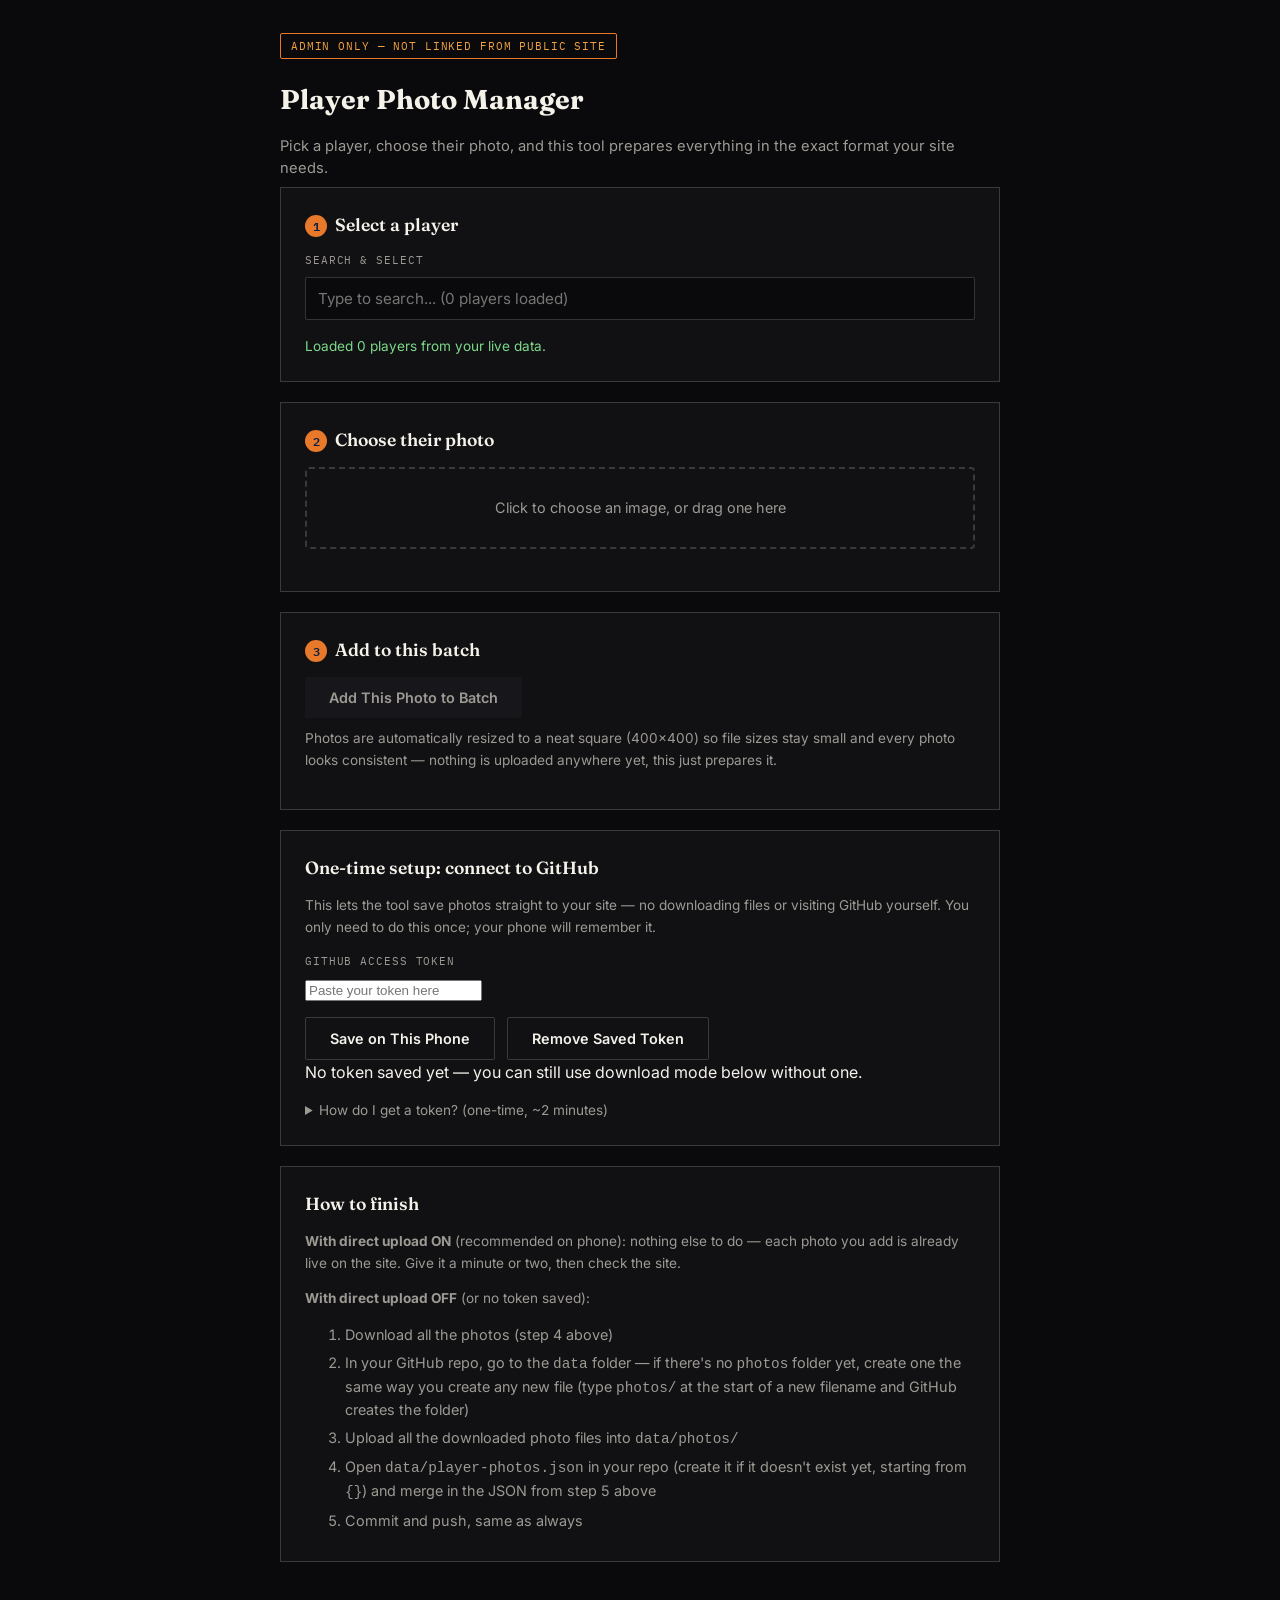
<file: player-photo-manager.html>
<!DOCTYPE html>
<html lang="en">
<head>
<meta charset="UTF-8">
<meta name="viewport" content="width=device-width, initial-scale=1.0">
<title>Player Photo Manager &mdash; Halton Cricket (Admin)</title>
<meta name="robots" content="noindex, nofollow">
<link href="https://fonts.googleapis.com/css2?family=Fraunces:opsz,wght@9..144,600;9..144,700&family=Inter:wght@400;500;600&family=IBM+Plex+Mono:wght@400;500;600&display=swap" rel="stylesheet">
<style>
  :root{
    --bg:#0A0A0C; --bg-1:#111114; --bg-2:#17171B;
    --line:rgba(245,242,234,0.10); --line-strong:rgba(245,242,234,0.18);
    --cream:#F5F2EA; --muted:#9C9A93;
    --orange:#E8792A; --orange-bright:#F4A340; --blue:#3FA9E0;
  }
  *{box-sizing:border-box;}
  body{
    margin:0; font-family:'Inter',sans-serif; background:var(--bg); color:var(--cream);
    line-height:1.5; padding:32px 20px 80px;
  }
  .wrap{max-width:720px; margin:0 auto;}
  h1{font-family:'Fraunces',serif; font-size:1.7rem; margin:0 0 6px;}
  .subtitle{color:var(--muted); font-size:0.92rem; margin-bottom:8px;}
  .admin-badge{
    display:inline-block; font-family:'IBM Plex Mono',monospace; font-size:0.68rem;
    letter-spacing:0.08em; text-transform:uppercase; color:var(--orange-bright);
    border:1px solid var(--orange); padding:4px 10px; border-radius:2px; margin-bottom:20px;
  }
  .card{background:var(--bg-1); border:1px solid var(--line-strong); padding:24px; margin-bottom:20px;}
  label{display:block; font-family:'IBM Plex Mono',monospace; font-size:0.7rem; letter-spacing:0.08em;
    text-transform:uppercase; color:var(--muted); margin-bottom:8px;}
  select, input[type="text"]{
    width:100%; padding:11px 12px; background:var(--bg); border:1px solid var(--line-strong);
    color:var(--cream); font-family:'Inter',sans-serif; font-size:0.95rem; border-radius:2px;
  }
  select:focus, input:focus{outline:2px solid var(--blue); outline-offset:1px;}
  .field{margin-bottom:16px;}

  .player-suggestions{
    position:absolute; left:0; right:0; top:100%; z-index:20;
    background:var(--bg-2); border:1px solid var(--line-strong); border-top:none;
    max-height:260px; overflow-y:auto; display:none; border-radius:0 0 4px 4px;
  }
  .player-suggestions.open{display:block;}
  .player-suggestion{
    padding:12px 14px; cursor:pointer; font-size:0.92rem;
    border-bottom:1px solid var(--line);
  }
  .player-suggestion:last-child{border-bottom:none;}
  .player-suggestion:hover, .player-suggestion.active{background:var(--bg);}
  .player-suggestion-empty{padding:12px 14px; color:var(--muted); font-size:0.88rem;}
  .file-drop{
    border:2px dashed var(--line-strong); border-radius:4px; padding:28px; text-align:center;
    cursor:pointer; transition:border-color 0.15s ease;
  }
  .file-drop:hover, .file-drop.drag{border-color:var(--orange);}
  .file-drop input{display:none;}
  .file-drop-label{color:var(--muted); font-size:0.9rem;}
  .preview-row{display:flex; align-items:center; gap:18px; margin-top:18px;}
  .preview-img{
    width:96px; height:96px; border-radius:50%; object-fit:cover;
    border:2px solid var(--orange); background:var(--bg-2); display:none;
  }
  .preview-meta{font-family:'IBM Plex Mono',monospace; font-size:0.8rem; color:var(--muted);}
  .btn{
    display:inline-block; padding:12px 24px; font-weight:600; font-size:0.9rem;
    border:none; border-radius:2px; cursor:pointer; font-family:'Inter',sans-serif;
  }
  .btn-primary{background:var(--orange); color:#0A1D40;}
  .btn-primary:hover{background:var(--orange-bright);}
  .btn-primary:disabled{background:var(--bg-2); color:var(--muted); cursor:not-allowed;}
  .btn-ghost{background:none; border:1px solid var(--line-strong); color:var(--cream);}
  .btn-ghost:hover{border-color:var(--cream);}
  .step-num{
    display:inline-flex; align-items:center; justify-content:center;
    width:22px; height:22px; border-radius:50%; background:var(--orange); color:#0A1D40;
    font-family:'IBM Plex Mono',monospace; font-size:0.75rem; font-weight:600; margin-right:8px;
  }
  .step-title{font-family:'Fraunces',serif; font-size:1.1rem; font-weight:600; margin-bottom:14px;}
  .queue-list{list-style:none; margin:0; padding:0;}
  .queue-item{
    display:flex; align-items:center; gap:12px; padding:10px 0; border-top:1px solid var(--line);
    font-size:0.88rem;
  }
  .queue-item:first-child{border-top:none;}
  .queue-item img{width:36px; height:36px; border-radius:50%; object-fit:cover;}
  .queue-item .name{font-weight:600;}
  .queue-item .file{color:var(--muted); font-family:'IBM Plex Mono',monospace; font-size:0.78rem;}
  .json-box{
    background:var(--bg); border:1px solid var(--line-strong); padding:14px;
    font-family:'IBM Plex Mono',monospace; font-size:0.8rem; color:var(--blue);
    white-space:pre-wrap; word-break:break-all; max-height:240px; overflow-y:auto; border-radius:2px;
  }
  .note{font-size:0.85rem; color:var(--muted); margin-top:10px; line-height:1.6;}
  .instructions{font-size:0.9rem; color:var(--muted); margin-bottom:0;}
  .instructions li{margin-bottom:6px;}
  .status{font-size:0.85rem; margin-top:10px; min-height:20px;}
  .status.ok{color:#7CD98A;}
  .status.err{color:#E8792A;}
</style>
</head>
<body>
<div class="wrap">
  <span class="admin-badge">Admin Only &mdash; Not Linked From Public Site</span>
  <h1>Player Photo Manager</h1>
  <p class="subtitle">Pick a player, choose their photo, and this tool prepares everything in the exact format your site needs.</p>

  <div class="card">
    <div class="step-title"><span class="step-num">1</span>Select a player</div>
    <div class="field" style="position:relative;">
      <label for="player-search">Search &amp; select</label>
      <input type="text" id="player-search" placeholder="Type to search... (loading player list)" autocomplete="off">
      <div id="player-suggestions" class="player-suggestions"></div>
    </div>
    <div class="status" id="load-status">Loading players from your live CricHeroes &amp; CricClubs data&hellip;</div>
  </div>

  <div class="card">
    <div class="step-title"><span class="step-num">2</span>Choose their photo</div>
    <div class="file-drop" id="file-drop">
      <input type="file" id="file-input" accept="image/*">
      <div class="file-drop-label" id="file-drop-label">Click to choose an image, or drag one here</div>
    </div>
    <div class="preview-row">
      <img class="preview-img" id="preview-img" alt="">
      <div class="preview-meta" id="preview-meta"></div>
    </div>
  </div>

  <div class="card">
    <div class="step-title"><span class="step-num">3</span>Add to this batch</div>
    <button class="btn btn-primary" id="add-btn" disabled>Add This Photo to Batch</button>
    <p class="note">Photos are automatically resized to a neat square (400&times;400) so file sizes stay small and every photo looks consistent &mdash; nothing is uploaded anywhere yet, this just prepares it.</p>
  </div>

  <div class="card">
    <div class="step-title">One-time setup: connect to GitHub</div>
    <p class="note" style="margin-top:0;">This lets the tool save photos straight to your site — no downloading files or visiting GitHub yourself. You only need to do this once; your phone will remember it.</p>
    <div class="field">
      <label for="gh-token">GitHub Access Token</label>
      <input type="password" id="gh-token" placeholder="Paste your token here" autocomplete="off">
    </div>
    <button class="btn btn-ghost" id="save-token-btn">Save on This Phone</button>
    <button class="btn btn-ghost" id="clear-token-btn" style="margin-left:8px;">Remove Saved Token</button>
    <div class="status" id="token-status"></div>
    <details style="margin-top:16px;">
      <summary style="cursor:pointer; color:var(--muted); font-size:0.85rem;">How do I get a token? (one-time, ~2 minutes)</summary>
      <ol class="instructions" style="margin-top:12px;">
        <li>On your phone or computer, go to <code>github.com/settings/personal-access-tokens/new</code> (you'll need to be logged into the <strong>haltoncricclub-rgb</strong> account)</li>
        <li><strong>Token name:</strong> anything, e.g. "Photo Uploader"</li>
        <li><strong>Expiration:</strong> pick whatever you're comfortable with (e.g. 1 year — you can always make a new one later)</li>
        <li><strong>Repository access:</strong> choose "Only select repositories" &rarr; pick <strong>HaltonClub</strong></li>
        <li><strong>Permissions</strong> &rarr; <strong>Repository permissions</strong> &rarr; find "Contents" &rarr; set to <strong>Read and write</strong> (leave everything else as "No access")</li>
        <li>Scroll down, click <strong>Generate token</strong></li>
        <li>Copy the token (starts with <code>github_pat_</code>) and paste it above</li>
      </ol>
      <p class="note">This token can <em>only</em> read/write files in this one repo — nothing else on your GitHub account, even if your phone were lost.</p>
    </details>
  </div>

  <div class="card" id="upload-mode-card" style="display:none;">
    <div class="step-title">Upload mode</div>
    <label style="display:flex; align-items:center; gap:10px; cursor:pointer;">
      <input type="checkbox" id="direct-upload-toggle" style="width:auto;">
      <span style="text-transform:none; font-family:'Inter',sans-serif; font-size:0.92rem; letter-spacing:normal; color:var(--cream);">Upload directly to GitHub (recommended on phone)</span>
    </label>
    <p class="note">Off = download files and add them yourself later (good on a computer). On = each photo goes live as soon as you add it &mdash; no extra steps.</p>
  </div>

  <div class="card" id="queue-card" style="display:none;">
    <div class="step-title">Batch ready (<span id="queue-count">0</span>)</div>
    <ul class="queue-list" id="queue-list"></ul>
  </div>

  <div class="card" id="download-card" style="display:none;">
    <div class="step-title"><span class="step-num">4</span>Download everything</div>
    <button class="btn btn-primary" id="download-all-btn">Download All Photos</button>
    <p class="note">This downloads each photo as a separate file, already named correctly (e.g. <code>manbir-singh.jpg</code>).</p>
  </div>

  <div class="card" id="json-card" style="display:none;">
    <div class="step-title"><span class="step-num">5</span>Copy this into <code>data/player-photos.json</code></div>
    <div class="json-box" id="json-output"></div>
    <button class="btn btn-ghost" id="copy-json-btn" style="margin-top:12px;">Copy JSON</button>
    <p class="note" id="copy-status"></p>
  </div>

  <div class="card">
    <div class="step-title">How to finish</div>
    <p class="note" style="margin-top:0;"><strong>With direct upload ON</strong> (recommended on phone): nothing else to do &mdash; each photo you add is already live on the site. Give it a minute or two, then check the site.</p>
    <p class="note"><strong>With direct upload OFF</strong> (or no token saved):</p>
    <ol class="instructions">
      <li>Download all the photos (step 4 above)</li>
      <li>In your GitHub repo, go to the <code>data</code> folder &mdash; if there's no <code>photos</code> folder yet, create one the same way you create any new file (type <code>photos/</code> at the start of a new filename and GitHub creates the folder)</li>
      <li>Upload all the downloaded photo files into <code>data/photos/</code></li>
      <li>Open <code>data/player-photos.json</code> in your repo (create it if it doesn't exist yet, starting from <code>{}</code>) and merge in the JSON from step 5 above</li>
      <li>Commit and push, same as always</li>
    </ol>
  </div>
</div>

<script>
  const CRICHEROES_DATA_URL = 'https://raw.githubusercontent.com/haltoncricclub-rgb/HaltonClub/main/data/cricheroes-data.json';
  const CRICCLUBS_DATA_URL = 'https://raw.githubusercontent.com/haltoncricclub-rgb/HaltonClub/main/data/cricclubs-data.json';

  function normName(s){
    return (s || '').toLowerCase().replace(/[^a-z0-9]/g, '');
  }
  function slugName(s){
    return (s || '').toLowerCase().trim().replace(/[^a-z0-9]+/g, '-').replace(/^-+|-+$/g, '');
  }

  const playerMap = new Map(); // normName -> display name

  function addPlayer(name){
    if (!name) return;
    const key = normName(name);
    if (key && !playerMap.has(key)) playerMap.set(key, name);
  }

  async function loadPlayers(){
    const statusEl = document.getElementById('load-status');
    try {
      const [chRes, ccRes] = await Promise.all([
        fetch(CRICHEROES_DATA_URL, { cache: 'no-store' }).catch(() => null),
        fetch(CRICCLUBS_DATA_URL, { cache: 'no-store' }).catch(() => null),
      ]);

      if (chRes && chRes.ok){
        const data = await chRes.json();
        Object.values(data.teams || {}).forEach(team => {
          if (!team.ok) return;
          ['batting', 'bowling', 'fielding'].forEach(cat => {
            (team.leaderboard_detailed?.[cat] || []).forEach(e => addPlayer(e.player));
          });
        });
      }

      if (ccRes && ccRes.ok){
        const data = await ccRes.json();
        Object.values(data.teams || {}).forEach(team => {
          if (!team.ok) return;
          ['batting', 'bowling', 'fielding'].forEach(cat => {
            (team[cat] || []).forEach(e => addPlayer(e.player));
          });
        });
      }

      document.getElementById('player-search').placeholder = `Type to search... (${playerMap.size} players loaded)`;
      statusEl.textContent = `Loaded ${playerMap.size} players from your live data.`;
      statusEl.className = 'status ok';
    } catch (err) {
      statusEl.textContent = 'Could not load player list automatically — you can still type any name manually below.';
      statusEl.className = 'status err';
    }
  }
  loadPlayers();

  // ---------- GitHub token setup ----------
  const GH_OWNER = 'haltoncricclub-rgb';
  const GH_REPO = 'HaltonClub';
  const GH_BRANCH = 'main';
  const TOKEN_STORAGE_KEY = 'halton_gh_token';

  function getSavedToken(){
    return localStorage.getItem(TOKEN_STORAGE_KEY) || '';
  }

  function refreshTokenUi(){
    const token = getSavedToken();
    const statusEl = document.getElementById('token-status');
    const uploadCard = document.getElementById('upload-mode-card');
    const toggle = document.getElementById('direct-upload-toggle');
    if (token){
      statusEl.textContent = 'A token is saved on this phone. Direct upload is available.';
      statusEl.className = 'status ok';
      uploadCard.style.display = '';
      toggle.checked = true;
    } else {
      statusEl.textContent = 'No token saved yet — you can still use download mode below without one.';
      statusEl.className = '';
      uploadCard.style.display = 'none';
      toggle.checked = false;
    }
  }
  refreshTokenUi();

  document.getElementById('save-token-btn').addEventListener('click', () => {
    const val = document.getElementById('gh-token').value.trim();
    if (!val){ alert('Paste your token first.'); return; }
    localStorage.setItem(TOKEN_STORAGE_KEY, val);
    document.getElementById('gh-token').value = '';
    refreshTokenUi();
  });

  document.getElementById('clear-token-btn').addEventListener('click', () => {
    localStorage.removeItem(TOKEN_STORAGE_KEY);
    refreshTokenUi();
  });

  // ---------- GitHub Contents API helpers ----------
  async function ghGetFile(path){
    const token = getSavedToken();
    const res = await fetch(
      `https://api.github.com/repos/${GH_OWNER}/${GH_REPO}/contents/${path}?ref=${GH_BRANCH}`,
      { cache: 'no-store', headers: { Authorization: `Bearer ${token}`, Accept: 'application/vnd.github+json' } }
    );
    if (res.status === 404) return null; // file doesn't exist yet — that's fine
    if (!res.ok) throw new Error(`GitHub error reading ${path}: ${res.status}`);
    return res.json(); // { content (base64, may have newlines), sha, ... }
  }

  async function ghPutFile(path, base64Content, message, existingSha){
    const token = getSavedToken();
    const body = { message, content: base64Content, branch: GH_BRANCH };
    if (existingSha) body.sha = existingSha;
    const res = await fetch(
      `https://api.github.com/repos/${GH_OWNER}/${GH_REPO}/contents/${path}`,
      {
        method: 'PUT',
        headers: {
          Authorization: `Bearer ${token}`,
          Accept: 'application/vnd.github+json',
          'Content-Type': 'application/json',
        },
        body: JSON.stringify(body),
      }
    );
    if (!res.ok){
      const errText = await res.text().catch(() => '');
      throw new Error(`GitHub error saving ${path}: ${res.status} ${errText}`);
    }
    return res.json();
  }

  async function uploadPhotoDirectly(item){
    // 1. Upload the photo itself.
    const base64Photo = item.dataUrl.split(',')[1]; // strip "data:image/jpeg;base64," prefix
    const photoPath = `data/photos/${item.filename}`;
    const existingPhoto = await ghGetFile(photoPath);
    await ghPutFile(
      photoPath, base64Photo,
      `Add/update photo for ${item.playerName}`,
      existingPhoto ? existingPhoto.sha : null
    );

    // 2. Merge into data/player-photos.json (create it if it doesn't exist yet).
    // GitHub rejects the save with 409 if the file changed since we read it
    // (e.g. a previous upload only just landed), so re-read and retry.
    const jsonPath = 'data/player-photos.json';
    let lastErr;
    for (let attempt = 0; attempt < 4; attempt++){
      if (attempt) await new Promise(r => setTimeout(r, 1500 * attempt));
      const existingJson = await ghGetFile(jsonPath);
      let mapping = {};
      let sha = null;
      if (existingJson){
        sha = existingJson.sha;
        try {
          mapping = JSON.parse(atob(existingJson.content.replace(/\n/g, '')));
        } catch { mapping = {}; }
      }
      mapping[normName(item.playerName)] = item.filename;
      const newContentB64 = btoa(JSON.stringify(mapping, null, 2));
      try {
        await ghPutFile(jsonPath, newContentB64, `Add photo mapping for ${item.playerName}`, sha);
        return;
      } catch (err) {
        lastErr = err;
        if (!String(err.message).includes(': 409')) throw err;
      }
    }
    throw lastErr;
  }

  let currentFile = null; // { name, blob, dataUrl }
  const batch = []; // { playerName, filename, blob, dataUrl }


  const fileInput = document.getElementById('file-input');
  const fileDrop = document.getElementById('file-drop');
  const previewImg = document.getElementById('preview-img');
  const previewMeta = document.getElementById('preview-meta');
  const addBtn = document.getElementById('add-btn');
  const playerSearch = document.getElementById('player-search');
  const suggestionsBox = document.getElementById('player-suggestions');

  function showSuggestions(query){
    const q = query.trim().toLowerCase();
    if (!q){ suggestionsBox.classList.remove('open'); suggestionsBox.innerHTML = ''; return; }

    const matches = Array.from(playerMap.values())
      .filter(name => name.toLowerCase().includes(q))
      .sort((a, b) => a.localeCompare(b))
      .slice(0, 30); // plenty for a phone screen, avoids a huge scroll list

    if (!matches.length){
      suggestionsBox.innerHTML = '<div class="player-suggestion-empty">No match — you can still use this exact typed name.</div>';
    } else {
      suggestionsBox.innerHTML = matches
        .map(name => `<div class="player-suggestion" data-name="${name.replace(/"/g, '&quot;')}">${name}</div>`)
        .join('');
    }
    suggestionsBox.classList.add('open');
  }

  playerSearch.addEventListener('input', () => {
    showSuggestions(playerSearch.value);
    addBtn.disabled = !(playerSearch.value.trim() && currentFile);
  });

  playerSearch.addEventListener('focus', () => {
    if (playerSearch.value.trim()) showSuggestions(playerSearch.value);
  });

  suggestionsBox.addEventListener('click', (evt) => {
    const item = evt.target.closest('.player-suggestion');
    if (!item || !item.dataset.name) return;
    playerSearch.value = item.dataset.name;
    suggestionsBox.classList.remove('open');
    addBtn.disabled = !(playerSearch.value.trim() && currentFile);
  });

  // Close the dropdown when tapping/clicking anywhere outside it.
  document.addEventListener('click', (evt) => {
    if (evt.target !== playerSearch && !suggestionsBox.contains(evt.target)){
      suggestionsBox.classList.remove('open');
    }
  });

  fileDrop.addEventListener('click', () => fileInput.click());
  fileDrop.addEventListener('dragover', (e) => { e.preventDefault(); fileDrop.classList.add('drag'); });
  fileDrop.addEventListener('dragleave', () => fileDrop.classList.remove('drag'));
  fileDrop.addEventListener('drop', (e) => {
    e.preventDefault();
    fileDrop.classList.remove('drag');
    if (e.dataTransfer.files.length) handleFile(e.dataTransfer.files[0]);
  });
  fileInput.addEventListener('change', () => {
    if (fileInput.files.length) handleFile(fileInput.files[0]);
  });

  function handleFile(file){
    if (!file.type.startsWith('image/')) {
      alert('Please choose an image file.');
      return;
    }
    const img = new Image();
    const reader = new FileReader();
    reader.onload = (e) => {
      img.onload = () => {
        // Crop to a centered square, then resize to 400x400.
        const size = Math.min(img.width, img.height);
        const sx = (img.width - size) / 2;
        const sy = (img.height - size) / 2;
        const canvas = document.createElement('canvas');
        canvas.width = 400; canvas.height = 400;
        const ctx = canvas.getContext('2d');
        ctx.drawImage(img, sx, sy, size, size, 0, 0, 400, 400);
        canvas.toBlob((blob) => {
          currentFile = { blob, dataUrl: canvas.toDataURL('image/jpeg', 0.87) };
          previewImg.src = currentFile.dataUrl;
          previewImg.style.display = 'block';
          previewMeta.textContent = `${file.name} \u2192 resized to 400\u00d7400`;
          addBtn.disabled = !playerSearch.value.trim();
        }, 'image/jpeg', 0.87);
      };
      img.src = e.target.result;
    };
    reader.readAsDataURL(file);
  }

  document.getElementById('add-btn').addEventListener('click', async () => {
    const name = playerSearch.value.trim();
    if (!name || !currentFile) return;
    const filename = `${slugName(name)}.jpg`;
    const item = { playerName: name, filename, blob: currentFile.blob, dataUrl: currentFile.dataUrl };

    const directMode = document.getElementById('direct-upload-toggle').checked && getSavedToken();

    if (directMode){
      addBtn.disabled = true;
      addBtn.textContent = 'Uploading\u2026';
      try {
        await uploadPhotoDirectly(item);
        item.uploaded = true;
        batch.push(item);
        renderQueue();
        renderJson();
      } catch (err) {
        alert('Upload failed: ' + err.message + '\n\nCheck your token is still valid and has "Contents: Read and write" access.');
      } finally {
        addBtn.textContent = 'Add This Photo to Batch';
      }
    } else {
      batch.push(item);
      renderQueue();
      renderJson();
    }

    // reset for next photo
    currentFile = null;
    playerSearch.value = '';
    previewImg.style.display = 'none';
    previewMeta.textContent = '';
    fileInput.value = '';
    addBtn.disabled = true;
  });

  function renderQueue(){
    const card = document.getElementById('queue-card');
    const list = document.getElementById('queue-list');
    const downloadCard = document.getElementById('download-card');
    const anyUploaded = batch.some(item => item.uploaded);
    const anyNotUploaded = batch.some(item => !item.uploaded);
    document.getElementById('queue-count').textContent = batch.length;
    if (!batch.length){
      card.style.display = 'none';
      downloadCard.style.display = 'none';
      return;
    }
    card.style.display = '';
    downloadCard.style.display = anyNotUploaded ? '' : 'none'; // nothing to download if everything already went live
    list.innerHTML = batch.map((item, i) => `
      <li class="queue-item">
        <img src="${item.dataUrl}" alt="">
        <span class="name">${item.playerName}${item.uploaded ? ' <span style="color:#7CD98A; font-size:0.75em;">&#10003; live</span>' : ''}</span>
        <span class="file">${item.filename}</span>
        ${item.uploaded ? '' : `<button class="btn btn-ghost" style="margin-left:auto; padding:4px 10px; font-size:0.78rem;" data-remove="${i}">Remove</button>`}
      </li>
    `).join('');
    list.querySelectorAll('[data-remove]').forEach(btn => {
      btn.addEventListener('click', () => {
        batch.splice(Number(btn.dataset.remove), 1);
        renderQueue();
        renderJson();
      });
    });
  }

  function renderJson(){
    const card = document.getElementById('json-card');
    const notUploaded = batch.filter(item => !item.uploaded);
    if (!notUploaded.length){ card.style.display = 'none'; return; }
    card.style.display = '';
    const obj = {};
    notUploaded.forEach(item => { obj[normName(item.playerName)] = item.filename; });
    document.getElementById('json-output').textContent = JSON.stringify(obj, null, 2);
  }

  document.getElementById('download-all-btn').addEventListener('click', () => {
    batch.filter(item => !item.uploaded).forEach((item, i) => {
      setTimeout(() => {
        const a = document.createElement('a');
        a.href = URL.createObjectURL(item.blob);
        a.download = item.filename;
        document.body.appendChild(a);
        a.click();
        document.body.removeChild(a);
      }, i * 300); // stagger so the browser doesn't block multiple downloads
    });
  });

  document.getElementById('copy-json-btn').addEventListener('click', async () => {
    const text = document.getElementById('json-output').textContent;
    const statusEl = document.getElementById('copy-status');
    try {
      await navigator.clipboard.writeText(text);
      statusEl.textContent = 'Copied to clipboard.';
      statusEl.className = 'status ok';
    } catch {
      statusEl.textContent = 'Could not copy automatically — select the text above and copy manually.';
      statusEl.className = 'status err';
    }
  });
</script>
</body>
</html>
</file>
